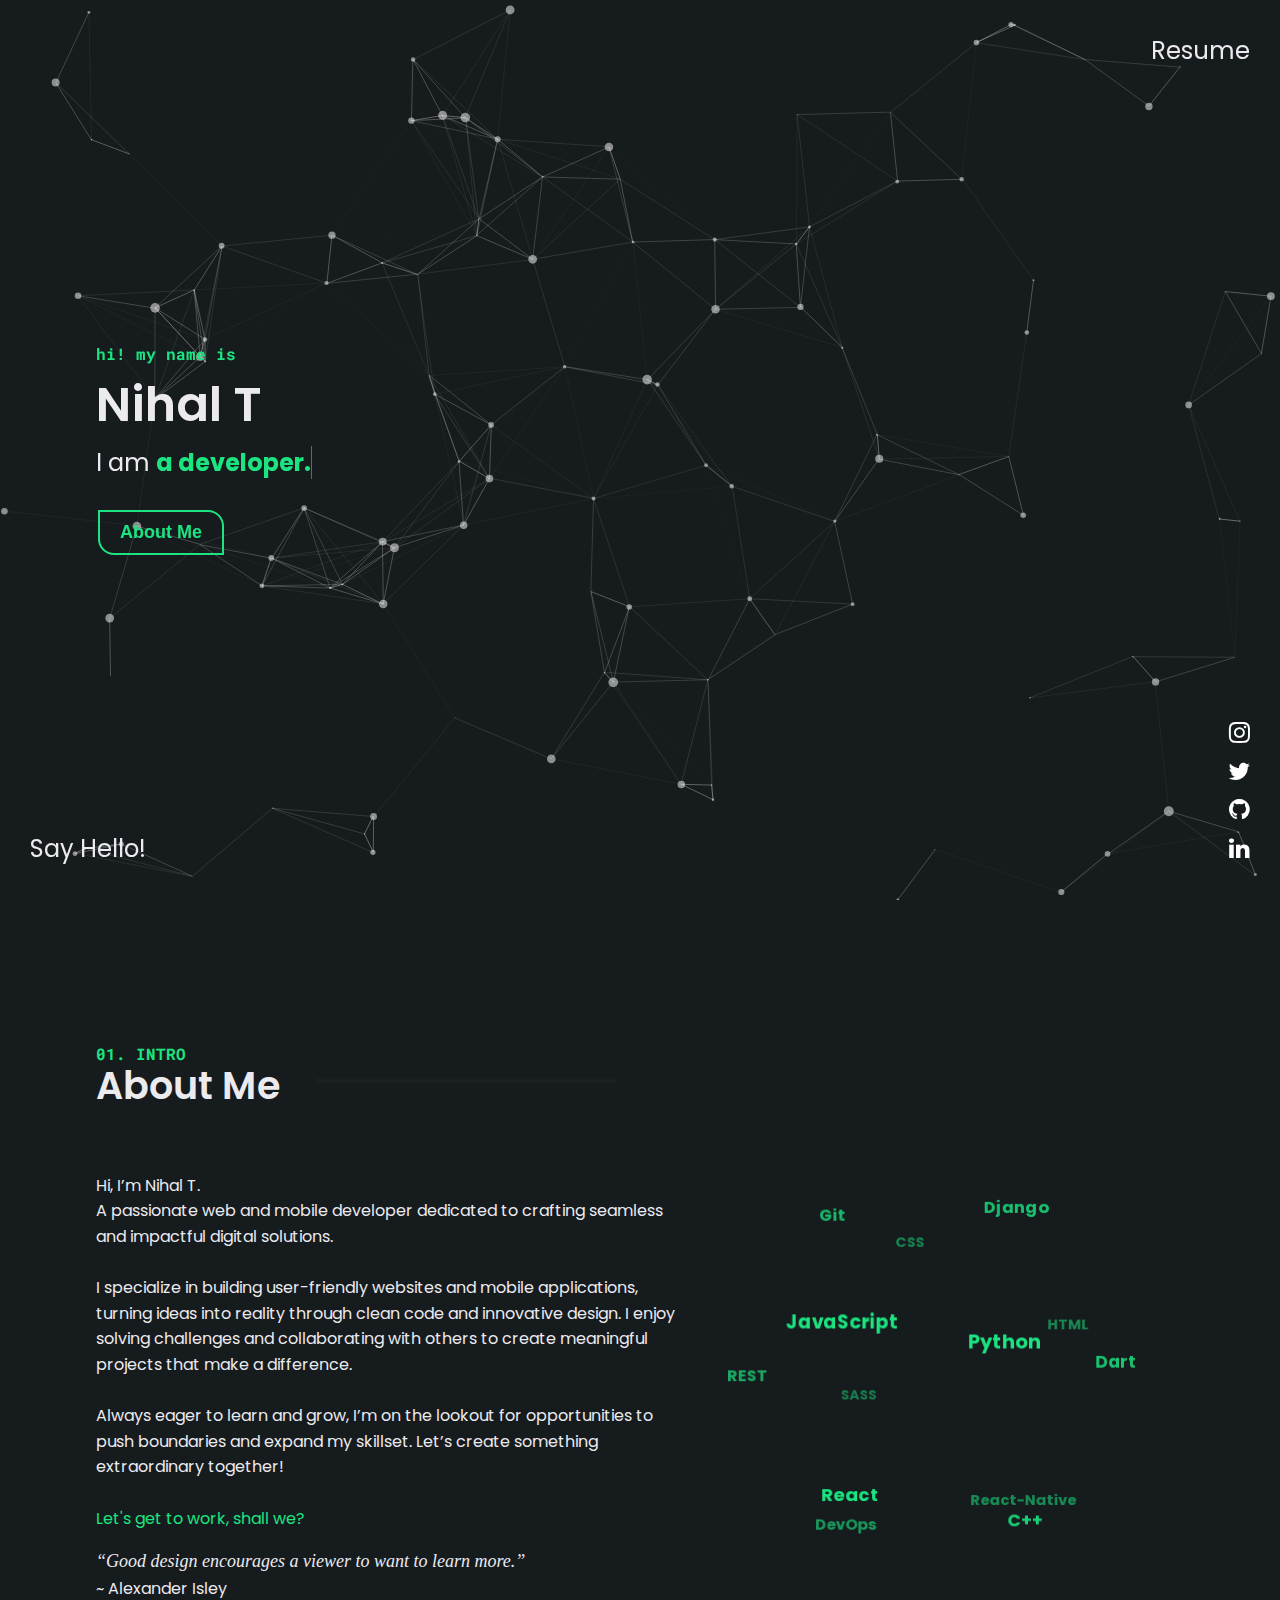
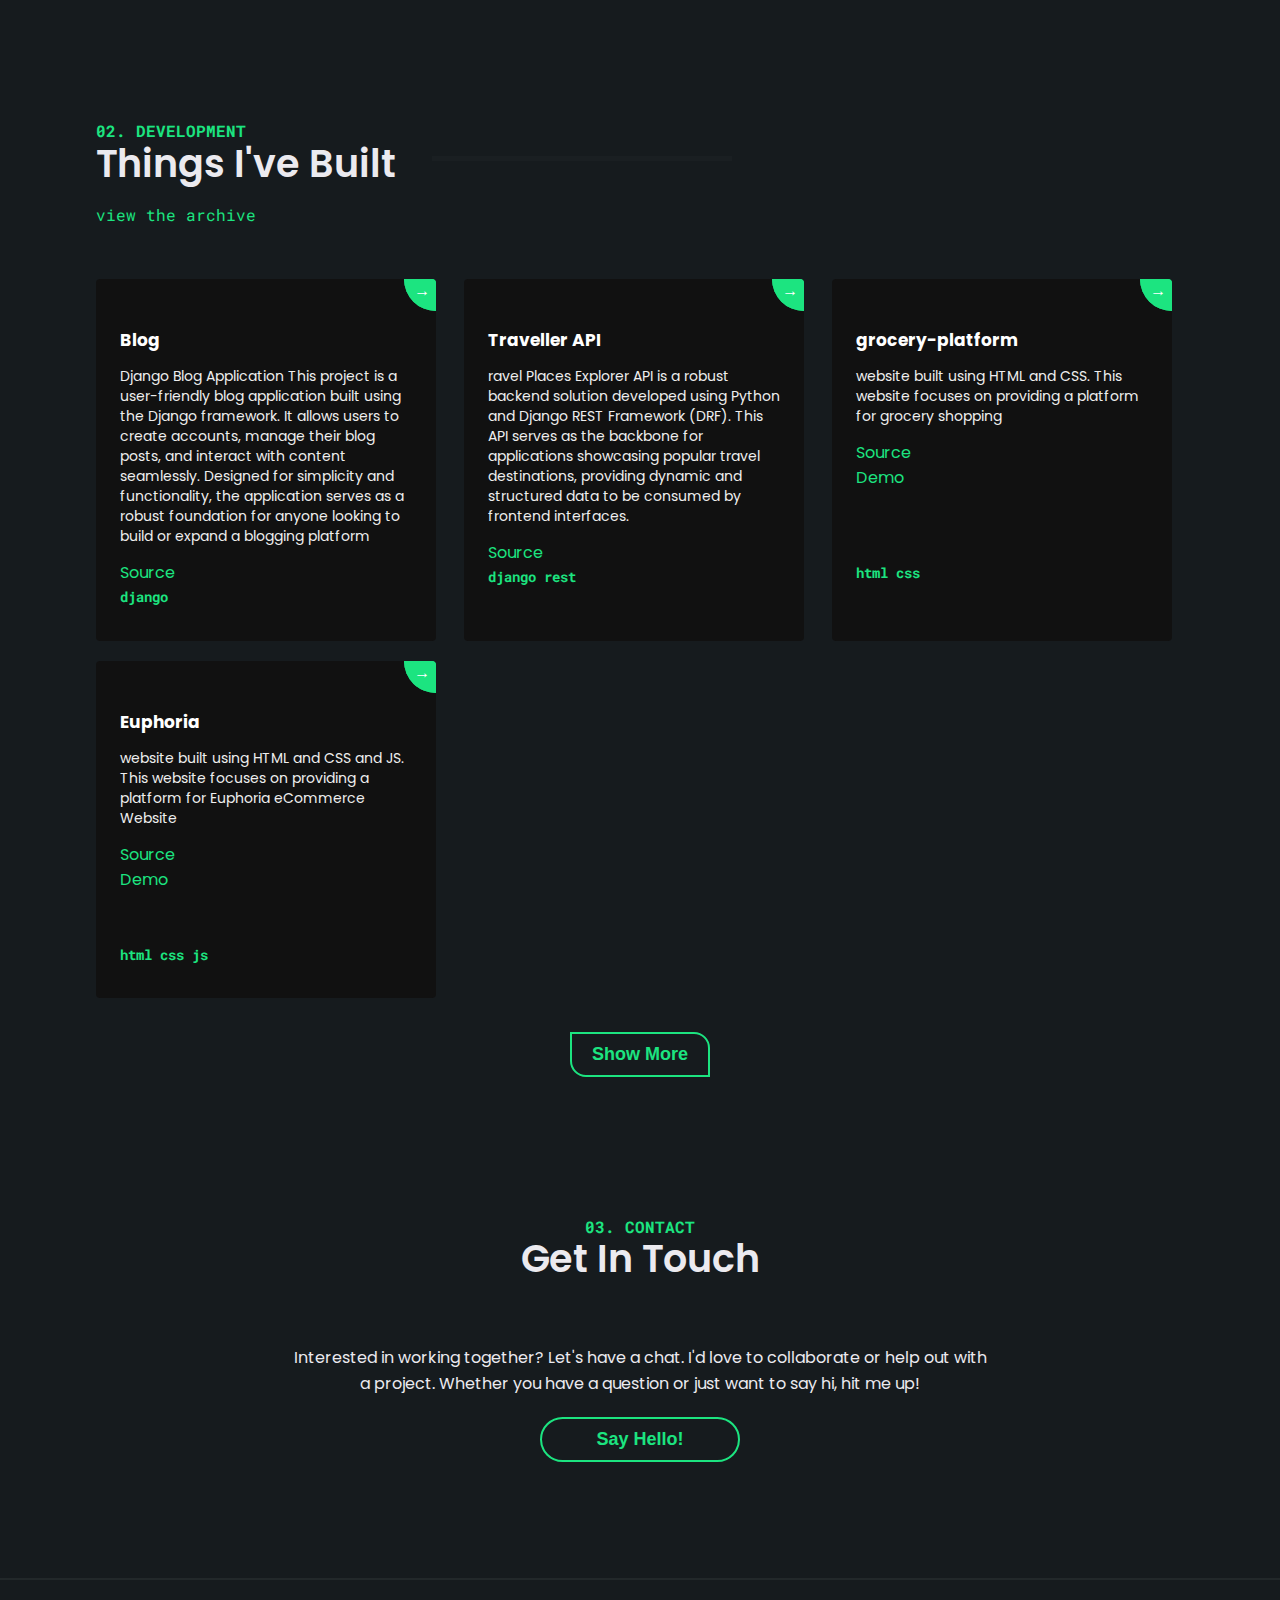
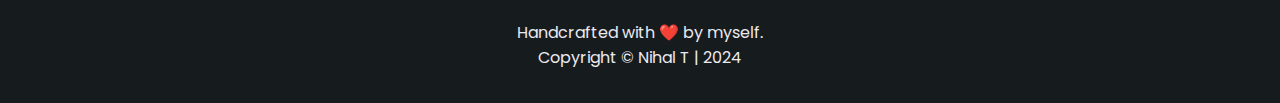
<file: index.html>
<!DOCTYPE html>
<html lang="en">
    <head>
        <!-- Meta -->
        <meta charset="UTF-8" />
        <meta http-equiv="Cache-Control" content="max-age=0, must-revalidate" />
        <meta http-equiv="Pragma" content="no-cache" />
        <meta http-equiv="Expires" content="0" />
        <meta name="viewport" content="width=device-width, initial-scale=1.0" />
        <!-- Stylesheet -->
        <link rel="stylesheet" href="index.css" />
        <link rel="stylesheet" href="animate.min.css" />
        <link rel="stylesheet" href="font-awesome.min.css" />
        <!-- FontAwesome -->
        <link
            rel="stylesheet"
            href="https://cdnjs.cloudflare.com/ajax/libs/font-awesome/4.7.0/css/font-awesome.min.css"
        />
        <!-- AnimateCSS -->
        <link
            rel="stylesheet"
            href="https://cdnjs.cloudflare.com/ajax/libs/animate.css/4.1.1/animate.min.css"
        />
        <link rel="preconnect" href="https://fonts.googleapis.com" />
        <link rel="preconnect" href="https://fonts.gstatic.com" crossorigin />
        <link
            href="https://fonts.googleapis.com/css2?family=Poppins:wght@300;400;500;600;700&family=Roboto+Mono:wght@300;400;600&family=Roboto:wght@300;400;500;700&display=swap"
            rel="stylesheet"
        />
        <!-- Icons -->
        <link
            rel="apple-touch-icon"
            sizes="180x180"
            href="apple-touch-icon.png?v=2"
        />
        <link
            rel="icon"
            type="image/png"
            sizes="32x32"
            href="favicon-32x32.png?v=2"
        />
        <link
            rel="icon"
            type="image/png"
            sizes="16x16"
            href="favicon-16x16.png?v=2"
        />
        <link rel="manifest" href="site.webmanifest?v=2" />
        <link
            rel="mask-icon"
            href="safari-pinned-tab.svg?v=2"
            color="#6721e9"
        />
        <link rel="shortcut icon" href="favicon.ico?v=2" />
        <meta name="msapplication-TileColor" content="#603cba" />
        <meta name="theme-color" content="#1ce480" />
        <!-- OpenGraph Tags -->
        <title>Nihal T</title>
        <meta name="title" content="Nihal T" />
    </head>
    <body>
        <header id="particles-js">
            <p class="display-topright text-size-xlarge">
                <a class="link" href="">Resume</a>
            </p>
            <div class="header container">
                <p class="header__overline">hi! my name is</p>
                <h1 class="header__title">Nihal T</h1>
                <p class="header__subtitle" aria-hidden="true">
                    I am
                    <span
                        id="rotateText"
                        class="txt-rotate"
                        data-period="2000"
                        data-rotate='["a developer."]'
                    ></span>
                </p>
                <a href="#partAbout"
                    ><button class="btn-arrow"><span>About Me</span></button></a
                >
            </div>
            <p class="display-bottomleft text-size-xlarge">
                <a class="link" href="mailto:nihal.chiyoor@gmail.com"
                    >Say Hello!</a
                >
            </p>
            <p
                class="display-bottomright text-size-xlarge flex flex--mini-social-icons"
            >
                <a
                    aria-label="Check out my Instagram page."
                    href="https://www.instagram.com/_nihaal_t"
                    target="_blank"
                    ><i
                        class="fa fa-instagram social-icon-mini"
                        aria-hidden="true"
                    ></i
                ></a>
                <a
                    aria-label="Check out my Twitter page."
                    href="https://twitter.com/@_nihaal_t"
                    target="_blank"
                    ><i
                        class="fa fa-twitter social-icon-mini"
                        aria-hidden="true"
                    ></i
                ></a>
                <a
                    aria-label="Check out my Github page."
                    href="https://github.com/MrNihalT"
                    target="_blank"
                    ><i
                        class="fa fa-github social-icon-mini"
                        aria-hidden="true"
                    ></i
                ></a>
                <a
                    aria-label="Check out my Linkedin page."
                    href="linkedin.com/in/nihal-t-8863b3293"
                    target="_blank"
                    ><i
                        class="fa fa-linkedin social-icon-mini"
                        aria-hidden="true"
                    ></i
                ></a>
            </p>
        </header>
        <section id="partAbout">
            <div class="container">
                <div class="heading heading--lined">
                    <h3>01. Intro</h3>
                    <h2>About Me</h2>
                </div>
                <div class="flex flex--about">
                    <div>
                        <p style="max-width: 60ch">
                            Hi, I’m Nihal T.<br>
A passionate web and mobile developer dedicated to crafting seamless and impactful digital solutions.<br><br>

I specialize in building user-friendly websites and mobile applications, turning ideas into reality through clean code and innovative design. I enjoy solving challenges and collaborating with others to create meaningful projects that make a difference.<br><br>

Always eager to learn and grow, I’m on the lookout for opportunities to push boundaries and expand my skillset. Let’s create something extraordinary together!
                            <br /><br />
                            <a href="#partChat" class="link link--alt"
                                >Let's get to work, shall we?</a
                            >
                        </p>
                        <q id="quote-content" class="text-size-large"
                            >Perfection is achieved, not when there is nothing
                            more to add, but when there is nothing left to take
                            away.</q
                        >
                        <p id="quote-author" class="text-weight-bold">
                            ~ Antoine de Saint-Exupery
                        </p>
                        <p
                            class="text-size-xslarge text-align-center flex flex--social-icons"
                        ></p>
                    </div>
                    <div>
                        <div class="tagcloud">
                            <!-- tag cloud -->
                        </div>
                    </div>
                </div>
            </div>
        </section>

        <section id="partProjects">
            <div class="container">
                <div class="heading heading--lined">
                    <h3>02. Development</h3>
                    <h2>Things I've Built</h2>
                    <p>
                        <a class="link link--alt" href="archive.html"
                            >view the archive</a
                        >
                    </p>
                </div>
                <div class="grid grid--projects">
                    
                    <!-- Blog -->
                    <div class="project-card">
                        <div class="project-card__box">
                            <div class="project-card__content">
                                <h3 class="project-card__title">Blog</h3>
                                <p class="project-card__brief">
                                    Django Blog Application This project is a
                                    user-friendly blog application built using
                                    the Django framework. It allows users to
                                    create accounts, manage their blog posts,
                                    and interact with content seamlessly.
                                    Designed for simplicity and functionality,
                                    the application serves as a robust
                                    foundation for anyone looking to build or
                                    expand a blogging platform
                                </p>
                                <ul class="project-card__links">
                                    <li>
                                        <a
                                            class="link link--alt"
                                            href="https://github.com/MrNihalT/blog"
                                            >Source</a
                                        >
                                    </li>
                                </ul>
                            </div>
                            <div>
                                <ul class="project-card__tags">
                                    <li>django</li>
                                </ul>
                            </div>
                        </div>
                        <a href="#">
                            <div class="project-card__go-corner">
                                <div class="project-card__go-arrow">→</div>
                            </div>
                        </a>
                    </div>
                    <!-- Traveller API -->
                    <div class="project-card">
                        <div class="project-card__box">
                            <div class="project-card__content">
                                <h3 class="project-card__title">
                                    Traveller API
                                </h3>
                                <p class="project-card__brief">
                                    ravel Places Explorer API is a robust
                                    backend solution developed using Python and
                                    Django REST Framework (DRF). This API serves
                                    as the backbone for applications showcasing
                                    popular travel destinations, providing
                                    dynamic and structured data to be consumed
                                    by frontend interfaces.
                                </p>
                                <ul class="project-card__links">
                                    <li>
                                        <a
                                            class="link link--alt"
                                            href="https://github.com/MrNihalT/traveller-api"
                                            >Source</a
                                        >
                                    </li>
                                </ul>
                            </div>
                            <div>
                                <ul class="project-card__tags">
                                    <li>django</li>
                                    <li>rest</li>
                                </ul>
                            </div>
                        </div>
                        <a href="#">
                            <div class="project-card__go-corner">
                                <div class="project-card__go-arrow">→</div>
                            </div>
                        </a>
                    </div>
                    <!-- grocery-platform -->
                    <div
                        
                        class="project-card"
                    >
                        <div class="project-card__box">
                            <div class="project-card__content">
                                <h3 class="project-card__title">
                                    grocery-platform
                                </h3>
                                <p class="project-card__brief">
                                    website built using HTML and CSS. This
                                    website focuses on providing a platform for
                                    grocery shopping
                                    <span class="project-card__extra"></span>
                                </p>
                                <ul class="project-card__links">
                                    <li>
                                        <a
                                            class="link link--alt"
                                            href="https://github.com/MrNihalT/grocery-platform"
                                            >Source</a
                                        >
                                    </li>
                                    <li>
                                        <a
                                            class="link link--alt"
                                            href="https://mrnihalt.github.io/grocery-platform/"
                                            >Demo</a
                                        >
                                    </li>
                                </ul>
                            </div>
                            <div>
                                <ul class="project-card__tags">
                                    <li>HTML</li>
                                    <li>CSS</li>
                                </ul>
                            </div>
                        </div>
                        <a href="#">
                            <div class="project-card__go-corner">
                                <div class="project-card__go-arrow">→</div>
                            </div>
                        </a>
                    </div>
                    <!-- Traveller App-->

                    <!-- Europhria -->
                     <div
                        
                        class="project-card"
                    >
                        <div class="project-card__box">
                            <div class="project-card__content">
                                <h3 class="project-card__title">
                                    Euphoria
                                </h3>
                                <p class="project-card__brief">
                                    website built using HTML and CSS and JS. This
                                    website focuses on providing a platform for
                                    Euphoria eCommerce Website 
                                    <span class="project-card__extra"></span>
                                </p>
                                <ul class="project-card__links">
                                    <li>
                                        <a
                                            class="link link--alt"
                                            href="https://github.com/MrNihalT/Euphoria"
                                            >Source</a
                                        >
                                    </li>
                                    <li>
                                        <a
                                            class="link link--alt"
                                            href="https://mrnihalt.github.io/Euphoria/"
                                            >Demo</a
                                        >
                                    </li>
                                </ul>
                            </div>
                            <div>
                                <ul class="project-card__tags">
                                    <li>HTML</li>
                                    <li>CSS</li>
                                    <li>JS</li>
                                </ul>
                            </div>
                        </div>
                        <a href="#">
                            <div class="project-card__go-corner">
                                <div class="project-card__go-arrow">→</div>
                            </div>
                        </a>
                    </div>
                    <!-- Europhia ending -->

                    
                    <div data-hidden="true"
                        class="animate__animated animate__fadeInUp project-card display-none">
                        <div class="project-card__box">
                            <div class="project-card__content">
                                <h3 class="project-card__title">Travel-App</h3>
                                <p class="project-card__brief">
                                    Travel Places Explorer is a React.js project
                                    that showcases popular travel destinations
                                    fetched dynamically from an API. The
                                    application features a home page displaying
                                    a grid of destinations with images and
                                    names, and a detailed page for each
                                    destination with more information and
                                    additional images. Designed with
                                    responsiveness in mind.
                                    <span class="project-card__extra"></span>
                                </p>
                                <ul class="project-card__links">
                                    <li>
                                        <a
                                            class="link link--alt"
                                            href="https://github.com/MrNihalT/Travel-App"
                                            >Source</a
                                        >
                                    </li>
                                    <li>
                                        <a
                                            class="link link--alt"
                                            href="https://mrnihalt.github.io/Traveller-App/"
                                            >Demo</a
                                        >
                                    </li>
                                </ul>
                            </div>
                            <div>
                                <ul class="project-card__tags">
                                    <li>React js</li>
                                </ul>
                            </div>
                        </div>
                        <a href="#">
                            <div class="project-card__go-corner">
                                <div class="project-card__go-arrow">→</div>
                            </div>
                        </a>
                    </div>
                    <!-- DentalClinic -->
                    <div
                        data-hidden="true"
                        class="animate__animated animate__fadeInUp project-card display-none"
                    >
                        <div class="project-card__box">
                            <div class="project-card__content">
                                <h3 class="project-card__title">
                                    DentalClinic
                                </h3>
                                <p class="project-card__brief">
                                    website called Confident using HTML and CSS.
                                    The project includes working with provided
                                    assets to create a well-designed and
                                    functional site.
                                    <span class="project-card__extra"></span>

                                    >
                                </p>
                                <ul class="project-card__links">
                                    <li>
                                        <a
                                            class="link link--alt"
                                            href="https://github.com/MrNihalT/DentalClinic"
                                            >Source</a
                                        >
                                    </li>
                                    <li>
                                        <a
                                            class="link link--alt"
                                            href="https://mrnihalt.github.io/DentalClinic/"
                                            >Demo</a
                                        >
                                    </li>
                                </ul>
                            </div>
                            <div>
                                <ul class="project-card__tags">
                                    <li>HTML</li>
                                    <li>CSS</li>
                                </ul>
                            </div>
                        </div>
                        <a href="#">
                            <div class="project-card__go-corner">
                                <div class="project-card__go-arrow">→</div>
                            </div>
                        </a>
                    </div>

                    <!-- Bitbucket -->
                    <div
                        data-hidden="true"
                        class="animate__animated animate__fadeInUp project-card display-none"
                    >
                        <div class="project-card__box">
                            <div class="project-card__content">
                                <h3 class="project-card__title">BitBucket</h3>
                                <p class="project-card__brief">
                                    This project is a clone of [describe the
                                    original website or design, e.g., "a popular
                                    webpage or UI component"] created using HTML
                                    and CSS. The goal was to replicate the
                                    design and layout as closely as possible to
                                    improve web development skills and attention
                                    to detail.
                                    <span class="project-card__extra"></span>

                                    >
                                </p>
                                <ul class="project-card__links">
                                    <li>
                                        <a
                                            class="link link--alt"
                                            href="https://github.com/MrNihalT/BitBucketClone"
                                            >Source</a
                                        >
                                    </li>
                                    <li>
                                        <a
                                            class="link link--alt"
                                            href="https://mrnihalt.github.io/BitBucketClone/"
                                            >Demo</a
                                        >
                                    </li>
                                </ul>
                            </div>
                            <div>
                                <ul class="project-card__tags">
                                    <li>HTML</li>
                                    <li>CSS</li>
                                </ul>
                            </div>
                        </div>
                        <a href="#">
                            <div class="project-card__go-corner">
                                <div class="project-card__go-arrow">→</div>
                            </div>
                        </a>
                    </div>
                    <!-- Patch-->
                    <div
                        data-hidden="true"
                        class="animate__animated animate__fadeInUp project-card display-none"
                    >
                        <div class="project-card__box">
                            <div class="project-card__content">
                                <h3 class="project-card__title">Patch</h3>
                                <p class="project-card__brief">
                                    This project is a clone of patch .created
                                    using HTML and CSS. The goal was to
                                    replicate the design and layout as closely
                                    as possible to improve web development
                                    skills and attention to detail.
                                    <span class="project-card__extra"></span>

                                    >
                                </p>
                                <ul class="project-card__links">
                                    <li>
                                        <a
                                            class="link link--alt"
                                            href="https://github.com/MrNihalT/patch"
                                            >Source</a
                                        >
                                    </li>
                                    <li>
                                        <a
                                            class="link link--alt"
                                            href="https://mrnihalt.github.io/patch/"
                                            >Demo</a
                                        >
                                    </li>
                                </ul>
                            </div>
                            <div>
                                <ul class="project-card__tags">
                                    <li>HTML</li>
                                    <li>CSS</li>
                                </ul>
                            </div>
                        </div>
                        <a href="#">
                            <div class="project-card__go-corner">
                                <div class="project-card__go-arrow">→</div>
                            </div>
                        </a>
                    </div>
                    <!-- webitz-->
                    <div
                        data-hidden="true"
                        class="animate__animated animate__fadeInUp project-card display-none"
                    >
                        <div class="project-card__box">
                            <div class="project-card__content">
                                <h3 class="project-card__title">webitz</h3>
                                <p class="project-card__brief">
                                    This project is a clone of webitz .created
                                    using HTML and CSS. The goal was to
                                    replicate the design and layout as closely
                                    as possible to improve web development
                                    skills and attention to detail.
                                    <span class="project-card__extra"></span>

                                    >
                                </p>
                                <ul class="project-card__links">
                                    <li>
                                        <a
                                            class="link link--alt"
                                            href="https://github.com/MrNihalT/webiz"
                                            >Source</a
                                        >
                                    </li>
                                    <li>
                                        <a
                                            class="link link--alt"
                                            href="https://mrnihalt.github.io/webiz/"
                                            >Demo</a
                                        >
                                    </li>
                                </ul>
                            </div>
                            <div>
                                <ul class="project-card__tags">
                                    <li>HTML</li>
                                    <li>CSS</li>
                                </ul>
                            </div>
                        </div>
                        <a href="#">
                            <div class="project-card__go-corner">
                                <div class="project-card__go-arrow">→</div>
                            </div>
                        </a>
                    </div>
                </div>
                <button
                    class="animabutton btn-diagonal-in"
                    id="showMoreProjects"
                    style="
                        margin-top: 2rem;
                        margin-inline: auto;
                        display: block;
                    "
                >
                    Show More
                </button>
            </div>
        </section>

        <section id="partChat">
            <div class="container text-align-center">
                <div class="heading">
                    <h3>03. Contact</h3>
                    <h2>Get In Touch</h2>
                </div>
                <div class="flex flex--contact">
                    <p style="max-width: 70ch">
                        Interested in working together? Let's have a chat. I'd
                        love to collaborate or help out with a project. Whether
                        you have a question or just want to say hi, hit me up!
                    </p>
                    <a href="mailto:nihal.chiyoor@gmail.com"
                        ><button
                            class="btn-rounded animabutton btn-left"
                            style="min-width: 12.5rem"
                        >
                            Say Hello!
                        </button></a
                    >
                </div>
            </div>
        </section>
        <hr class="section-divider" />
        <footer id="partFooter">
            <div class="container text-align-center no-margin">
                <p>Handcrafted with ❤️ by myself.</p>
                <p>Copyright &copy; Nihal T | 2024</p>
            </div>
        </footer>
        <script src="js/TagCloud.min.js"></script>
        <script src="js/particles.js"></script>
        <script defer src="js/script.76657273696f6e31.js"></script>
        <script defer src="js/lightswitcher.76657273696f6e31.js"></script>
    </body>
</html>
</file>
<file: index.css>
@media screen and (max-width: 972px) {
    .grid.grid--design-projects {
        grid-template-columns: repeat(2, 1fr);
    }

    .grid.grid--projects {
        grid-template-columns: repeat(2, 1fr);
    }

    .project-card {
        max-width: 100%;
    }

    .flex.flex--about {
        flex-direction: column;
        align-items: center;
        justify-content: center;
        text-align: center;
    }

    .flex.flex--social-icons {
        justify-content: center;
    }
}
:root {
    --primary-color: #161b1e;
    --primary-color-alt: #22282a;
    --secondary-color: #ebeaef;
    --secondary-color-alt: #cfcfcf;
    --tertiary-color: #1ce480;
    --dark-color: #111;
    --dark-color-alt: #22282a;
    --light-color: #fff;
    --text-dark: white;
    --text-gray: rgb(238, 238, 238);
    --font-mono: "Roboto Mono", monospace;
}

:root.light-mode {
    --text-dark: #262626;
    --text-gray: #666666;
    --light-color: #111;
    --dark-color: #f2f8f9;
    --dark-color-alt: #fff;
    --primary-color: #ebeaef;
    --primary-color-alt: #cfcfcf;
    --secondary-color: #161b1e;
    --secondary-color-alt: #22282a;
    --tertiary-color: #ff3f81;
}

* {
    box-sizing: border-box;
}

body,
canvas,
html {
    margin: 0;
    padding: 0;
    border: 0;
    outline: 0;
    vertical-align: baseline;
}

a,
a:active,
a:hover,
a:visited {
    text-decoration: none;
}

a {
    color: var(--tertiary-color);
}

body,
html {
    height: 100%;
    scroll-behavior: smooth;
    font-family: Poppins, Roboto, sans-serif;
    background-color: var(--primary-color);
    color: var(--secondary-color);
    line-height: 1.6;
}

body::-webkit-scrollbar {
    width: 0.26rem;
}

body::-webkit-scrollbar-track {
    background: #1e1e24;
}

body::-webkit-scrollbar-thumb {
    background: var(--tertiary-color);
    border-radius: 2rem;
}

html {
    -webkit-tap-highlight-color: transparent;
}

q {
    font-family: "Times New Roman", Times, serif;
    font-style: italic;
}

#quote-author {
    margin: 0;
}

.animabutton {
    background: var(--primary-color);
    display: inline-block;
    overflow: hidden;
    position: relative;
    transition: 0.4s ease;
    z-index: 1;
}
.animabutton:before,
.animabutton:after {
    background: var(--tertiary-color);
    transition: 0.3s ease;
    content: "";
    position: absolute;
    z-index: -1;
}

.animabutton.btn-left:before {
    top: 0;
    right: 100%;
    bottom: 0;
    left: 0;
}
.animabutton.btn-left:hover:before {
    right: 0;
}

.animabutton.btn-diagonal-in:before,
.animabutton.btn-diagonal-in:after {
    top: 0;
    bottom: 0;
    transform: skewX(-45deg);
    width: 100%;
}
.animabutton.btn-diagonal-in:before {
    left: -120%;
}
.animabutton.btn-diagonal-in:after {
    right: -120%;
}
.animabutton.btn-diagonal-in:hover:before,
.animabutton.btn-diagonal-in:hover:after {
    width: 175%;
}

button {
    display: block;
    border-bottom-left-radius: 16px;
    border-top-right-radius: 16px;
    border: 2px solid var(--tertiary-color);
    color: var(--tertiary-color);
    background: 0 0;
    text-align: center;
    text-decoration: none;
    font-size: 1.125rem;
    font-weight: 600;
    padding: 0.625rem 1.25rem;
    margin: 0.25rem 0.125rem;
    cursor: pointer;
    transition: 0.5s;
}

button:hover {
    transition: 0.5s;
    background-color: var(--tertiary-color);
    color: var(--primary-color);
}

button.btn-arrow {
    transition: 0.3s;
}

button.btn-arrow:hover {
    background-color: var(--tertiary-color);
    color: var(--primary-color);
}

button.btn-arrow span {
    cursor: pointer;
    display: inline-block;
    position: relative;
    transition: 0.5s, color 0.1s;
}

button.btn-arrow span:after {
    content: "\00bb";
    position: absolute;
    opacity: 0;
    top: 0;
    right: -1.25rem;
    transition: 0.2s;
}

button.btn-arrow:hover span {
    padding-right: 1.563rem;
}

button.btn-arrow:hover span:after {
    opacity: 1;
    right: 0;
}

button.btn-rounded {
    border-radius: 290486px;
    transition: 0.5s;
}

button.btn-rounded:hover {
    background-color: var(--tertiary-color);
    color: var(--primary-color);
    transition: 0.5s;
}

.btn--invert {
    background-color: var(--tertiary-color);
    color: var(--primary-color);
    transition: 0.5s;
}

.btn--invert:hover {
    color: #fff;
    transition: 0.5s;
}

#partChat {
    padding-block: 4.5rem;
}

.container {
    padding: 2rem 0;
    margin-inline: auto;
    width: min(85%, 70.5rem);
}

.padding-top {
    padding-top: 12rem;
}

.heading h3 {
    font-size: 1rem;
    text-transform: uppercase;
    color: var(--tertiary-color);
    margin-bottom: 0 !important;
    margin-top: 0 !important;
    font-weight: 700;
    line-height: 1.2;
    font-family: var(--font-mono);
}

.heading h2 {
    font-size: 2.375rem;
    font-weight: 600;
    margin-bottom: 0 !important;
    margin-top: 0 !important;
    line-height: 1.2;
    color: var(--secondary-color);
}

.heading.heading--lined h2 {
    display: flex;
    align-items: center;
    gap: 1rem;
}

.heading.heading--lined h2::after {
    content: "";
    display: block;
    position: relative;
    top: -5px;
    width: 300px;
    height: 5px;
    margin-left: 20px;
    background-color: var(--primary-color-alt);
    opacity: 0.35;
}

.heading a {
    font-family: var(--font-mono);
    font-size: 1rem;
}

.heading {
    margin-bottom: 3rem;
}

.no-margin :is(h1, h2, h3, h4, h5, h6, p) {
    margin: 0;
}

.flex {
    display: flex;
}

.flex.flex--about {
    align-items: start;
    justify-content: space-between;
}

.flex.flex--social-icons {
    align-items: center;
    gap: 1rem;
}

.flex.flex--contact {
    align-items: center;
    flex-direction: column;
}

.flex.flex--mini-social-icons {
    align-items: center;
    flex-direction: column;
}

.grid {
    display: grid;
    grid-template-columns: repeat(3, 1fr);
    grid-column-gap: 1rem;
    grid-row-gap: 1rem;
}

.grid.grid--design-projects {
    grid-template-columns: repeat(3, 1fr);
}

.grid.grid--projects {
    grid-template-columns: repeat(3, 1fr);
}

#particles-js {
    width: 100%;
    height: 100%;
    background-color: var(--primary-color);
    background-image: url("");
    background-size: cover;
    background-position: 50% 50%;
    background-repeat: no-repeat;
    overflow: hidden;
}

canvas {
    position: absolute;
    top: 0;
    left: 0;
}

.display-topright {
    position: absolute;
    top: 8px;
    right: 30px;
    z-index: 3;
}

.display-bottomleft {
    position: absolute;
    bottom: 8px;
    left: 30px;
    z-index: 3;
}

.display-bottomright {
    position: absolute;
    bottom: 8px;
    right: 30px;
    z-index: 3;
}

.header {
    display: flex;
    align-items: flex-start;
    justify-content: center;
    flex-direction: column;
    height: 100%;
    position: relative;
    z-index: 2;
}

.header .header__overline {
    margin: 0;
    font-family: var(--font-mono);
    color: var(--tertiary-color);
    font-weight: 700;
    font-size: 1rem;
}

.header .header__title {
    font-size: 3rem;
    font-weight: 600;
    margin: 0;
}

.header .header__subtitle {
    margin-top: 0;
    font-size: 1.5rem;
}

.txt-rotate {
    font-weight: 700;
    color: var(--tertiary-color);
}

.social-icon-mini {
    display: block;
    color: var(--light-color);
    transition: color 0.35s;
}

.social-icon-mini:hover {
    color: var(--tertiary-color);
    transition: color 0.35s;
}

#partAbout {
    margin-top: 7rem;
}

.social-icon {
    display: block;
    border-radius: 50%;
    box-shadow: 0 0 2px #888;
    padding: 0.45em 0.5em;
    width: 55px;
    height: 55px;
    text-align: center;
    transition: 0.5s;
    color: var(--tertiary-color);
}

.social-icon:hover {
    background-color: var(--tertiary-color);
    color: #fff;
    transition: 0.5s;
}

.tagcloud {
    color: var(--tertiary-color);
    font-weight: 700;
    font-size: 1rem;
    margin-top: -35px;
}

hr.section-divider {
    border: none;
    border-top: 2px solid var(--primary-color-alt);
}

img.responsive {
    width: 100%;
    height: 100%;
}

.text-size-small {
    font-size: 0.95rem;
}

.text-size-large {
    font-size: 1.125rem;
}

.text-size-xlarge {
    font-size: 1.5rem;
}

.text-size-xslarge {
    font-size: 1.75rem;
}

.text-size-xxlarge {
    font-size: 2rem;
}

.text-size-xxxlarge {
    font-size: 3rem;
}

.text-align-center {
    text-align: center;
}

.animate-float {
    animation-name: floating;
    animation-duration: 3s;
    animation-iteration-count: infinite;
    animation-timing-function: ease-in-out;
}

@keyframes floating {
    from {
        transform: translate(0, 0);
    }

    65% {
        transform: translate(0, 10px);
    }

    to {
        transform: translate(0, 0);
    }
}

.link {
    text-decoration: none;
    font-size: 1em;
    position: relative;
    transition: all 0.6s;
    color: var(--secondary-color);
}

.link:before {
    content: "";
    width: 0;
    height: 0.1em;
    position: absolute;
    bottom: 0;
    left: 0;
    background: var(--secondary-color);
    opacity: 0.5;
    transition: all 0.3s;
}

.link:hover:before {
    width: 100%;
    left: 0;
    background: var(--tertiary-color);
}

.link:hover {
    color: var(--tertiary-color);
}

.link.link--alt {
    color: var(--tertiary-color);
}

.link.link--alt:before {
    background: var(--tertiary-color);
}

.project-card {
    display: block;
    top: 0;
    position: relative;
    max-width: 340px;
    background-color: var(--dark-color);
    color: var(--light-color);
    border-radius: 4px;
    padding: 32px 24px;
    margin-block: 2px;
    text-decoration: none;
    z-index: 0;
    overflow: hidden;
    transition: all 0.3s ease-out;
}

.project-card:hover {
    transition: all 0.2s ease-out;
    box-shadow: 0 4px 8px rgba(38, 38, 38, 0.3);
    top: -8px;
    background-color: var(--dark-color-alt);
}

.project-card:before {
    content: "";
    position: absolute;
    z-index: -1;
    top: -16px;
    right: -16px;
    background: var(--tertiary-color);
    height: 32px;
    width: 32px;
    border-radius: 32px;
    transform: scale(2);
    transform-origin: 50% 50%;
    transition: transform 0.15s ease-out;
}

.project-card:hover:before {
    transform: scale(2.15);
}

.project-card .project-card__box {
    display: flex;
    flex-direction: column;
    justify-content: space-between;
}

.project-card .project-card__title {
    color: var(--text-dark);
    font-size: 17px;
    line-height: 24px;
    font-weight: 700;
    margin-bottom: 4px;
}

.project-card .project-card__content {
    min-height: 250px;
}

.project-card p {
    font-size: 17px;
    font-weight: 400;
    line-height: 20px;
    color: var(--text-gray);
}

.project-card p.project-card__brief {
    font-size: 14px;
}

.project-card .project-card__links {
    list-style: none;
    margin: 0;
    padding: 0;
}

.project-card .project-card__tags {
    color: var(--tertiary-color);
    font-family: var(--font-mono);
    font-size: 0.9rem;
    font-weight: 700;
    margin-bottom: 0;
    list-style: none;
    text-transform: lowercase;
    margin: 0;
    padding: 0;
}

.project-card .project-card__tags > li {
    display: inline;
}

.project-card .project-card__go-corner {
    display: flex;
    align-items: center;
    justify-content: center;
    position: absolute;
    width: 32px;
    height: 32px;
    overflow: hidden;
    top: 0;
    right: 0;
    background-color: var(--tertiary-color);
    border-radius: 0 4px 0 32px;
}

.project-card .project-card__go-arrow {
    margin-top: -4px;
    margin-right: -4px;
    color: #fff;
    font-family: courier, sans;
}

.gallery-img {
    position: relative;
    text-align: center;
    font-size: 12px;
    border-radius: 15px;
    top: 0;
    transition: all 0.2s ease-out;
}

.gallery-img:hover {
    transition: all 0.3s ease-out;
    box-shadow: 0 4px 8px rgba(38, 38, 38, 0.3);
    top: -8px;
}

.gallery-img img {
    border-radius: 15px;
    filter: grayscale(100%);
    object-fit: fill;
    width: 100%;
    transition: 1s;
}

.gallery-img img:hover {
    transition: 1s;
    filter: unset;
}

.light-mode .gallery-img img {
    filter: unset;
}

.display-none {
    display: none;
}

.square-image {
    cursor: pointer;
}

.square-image img {
    object-fit: cover;
    object-position: center;
    height: 400px;
    width: 100%;
}

table {
    font-family: Poppins, sans-serif;
    border-collapse: collapse;
    width: 100%;
    border-radius: 1rem;
}

td,
th {
    border: none;
    text-align: left;
    padding: 12px;
}

th {
    color: var(--tertiary-color);
    font-weight: 700;
}

td:first-child {
    font-family: var(--font-mono);
    color: var(--tertiary-color);
}

td:nth-child(2) {
    font-weight: 700;
}

td:nth-child(3) {
    font-family: var(--font-mono);
    font-size: 0.8rem;
    color: #d3d3d3;
}

td a {
    font-size: 1.25rem;
}

tr:not(:first-child):hover {
    background-color: #00000031;
    transition: 0.2s;
}

tr:not(:first-child) {
    transition: 0.2s;
}

td:first-child {
    border-top-left-radius: 1rem;
    border-bottom-left-radius: 1rem;
}

td:last-child {
    border-top-right-radius: 1rem;
    border-bottom-right-radius: 1rem;
}

.challenge-card {
    border-radius: 0.5rem;
    border-left: 6px solid var(--tertiary-color);
    padding-left: 1rem;
    padding-block: 1rem;
    transition: 0.3s;
}

.challenge-card:hover {
    border-color: var(--secondary-color);
    transition: 0.3s;
}

.challenge-card__year {
    font-family: var(--font-mono);
    color: var(--tertiary-color);
    font-size: 1rem;
    font-weight: 500;
    padding-right: 1rem;
    vertical-align: middle;
}

.lightbox {
    position: fixed;
    z-index: 999;
    top: 0;
    left: 0;
    right: 0;
    bottom: 0;
    background: rgba(0, 0, 0, 0.8);
}

.lightbox .lightbox__close {
    position: absolute;
    top: 15px;
    right: 35px;
    color: #f1f1f1;
    font-size: 40px;
    font-weight: 700;
    transition: 0.3s;
}

.lightbox .lightbox__card {
    position: absolute;
    top: 50%;
    left: 50%;
    transform: translate(-50%, -50%);
    display: flex;
    align-items: center;
    justify-content: center;
    background-color: #fff;
    border-radius: 0.5rem;
}

.lightbox .lightbox__image {
    display: block;
    border-top-left-radius: 0.5rem;
    border-bottom-left-radius: 0.5rem;
    width: 70%;
}

.lightbox .lightbox__content {
    padding-inline: 2rem;
    color: #2f2f2f;
}

.lightbox .lightbox__content :is(h3, p, ul, li) {
    margin: 0;
}

.lightbox .lightbox__divider {
    border: none;
    border-top: 1px solid rgba(17, 17, 17, 0.15);
    width: 100%;
}

nav.navbar {
    position: fixed;
    top: 0;
    left: 0;
    right: 0;
    padding-block: 0.5rem;
    z-index: 3;
    transition: 0.3s ease-in-out;
}

nav.navbar #navigationButton {
    font-size: 1.5rem;
    cursor: pointer;
}

nav.navbar.is-fixed {
    background: 0 0;
    transition: 0.3s ease-in-out;
    color: var(--secondary-color);
}

nav.navbar.is-moving {
    background: var(--primary-color-alt);
    color: var(--secondary-color);
    box-shadow: 0 1px 5px rgba(17, 17, 17, 0.432);
    transition: 0.3s ease-in-out;
}

nav.navbar.is-moving :is(div, h3, ul) {
    padding: 0;
    margin-block: 0;
}

nav.navbar.is-moving > div {
    padding-block: 0.5rem;
}

nav.navbar > div {
    display: flex;
    align-items: center;
    justify-content: space-between;
    transition: 0.3s ease-in-out;
}

nav.navbar ul {
    display: flex;
    justify-content: center;
    align-items: center;
    list-style: none;
    gap: 3rem;
}

nav.navbar span {
    display: none;
}

.overlay {
    height: 100%;
    width: 0;
    position: fixed;
    z-index: 5;
    top: 0;
    right: 0;
    background-color: var(--primary-color-alt);
    overflow-x: hidden;
    transition: 0.5s;
}

.overlay-content {
    position: relative;
    top: 25%;
    width: 100%;
    text-align: center;
    margin-top: 30px;
    white-space: nowrap;
}

.overlay a {
    padding: 8px;
    text-decoration: none;
    font-size: 36px;
    color: var(--secondary-color);
    display: block;
    transition: 0.3s;
}

.overlay a.active {
    color: var(--tertiary-color);
}

.overlay a:focus,
.overlay a:hover {
    color: #f1f1f1;
}

.overlay #closeNavigationButton {
    position: absolute;
    top: 20px;
    right: 45px;
    font-size: 60px;
}

@media screen and (max-height: 450px) {
    .overlay a {
        font-size: 20px;
    }

    .overlay #closeNavigationButton {
        font-size: 40px;
        top: 15px;
        right: 35px;
    }
}

@media screen and (max-width: 975px) {
    .grid.grid--design-projects {
        grid-template-columns: repeat(2, 1fr);
    }

    .grid.grid--projects {
        grid-template-columns: repeat(2, 1fr);
    }

    .project-card {
        max-width: 100%;
    }

    .flex.flex--about {
        flex-direction: column;
        align-items: center;
        justify-content: center;
        text-align: center;
    }

    .flex.flex--social-icons {
        justify-content: center;
    }
}

@media screen and (max-width: 650px) {
    .heading.heading--lined h2::after {
        display: none;
    }

    .grid.grid--design-projects {
        grid-template-columns: 1fr;
    }

    .grid.grid--projects {
        grid-template-columns: 1fr;
        display:block;
    }

    nav.navbar span {
        display: block;
    }

    nav.navbar ul {
        display: none;
    }
}

@media screen and (max-width: 395px) {
    .project-card .project-card__extra {
        display: none;
    }
}
</file>
